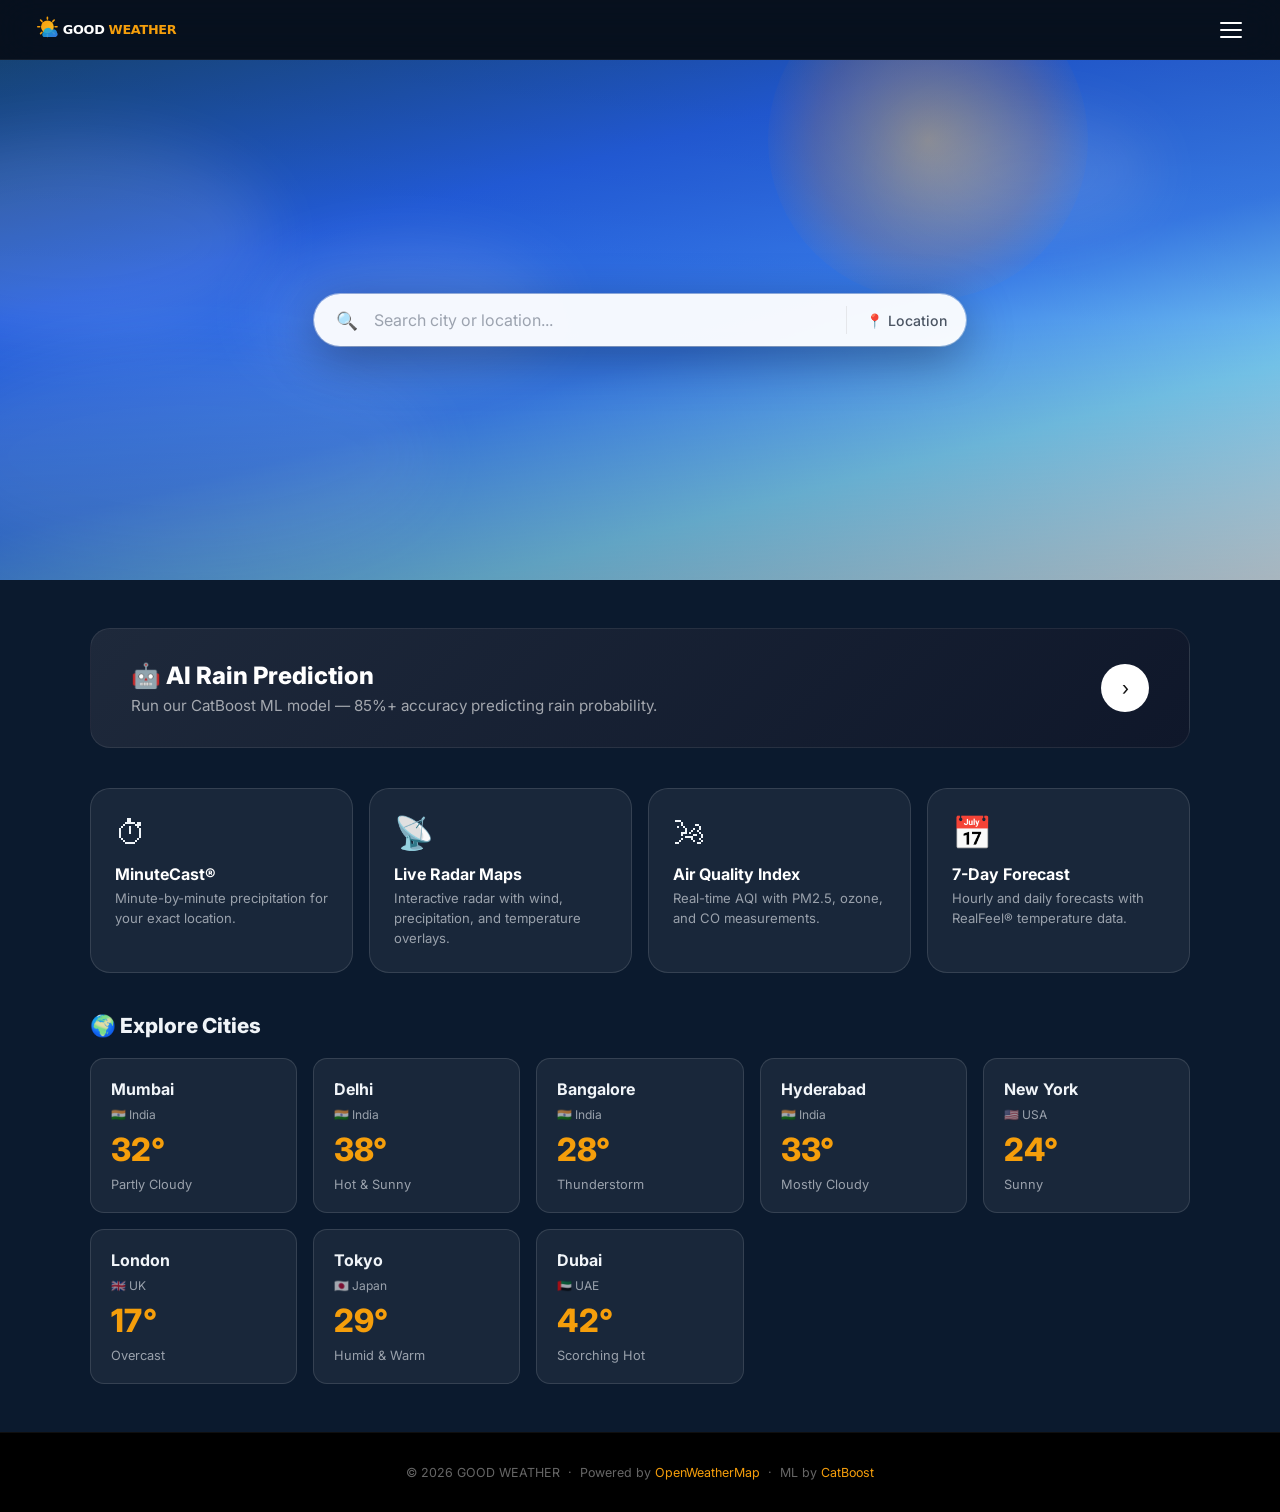
<file: templates/index.html>
<!DOCTYPE html>
<html lang="en">
<head>
  <meta charset="UTF-8" />
  <meta name="viewport" content="width=device-width, initial-scale=1.0" />
  <title>GOOD WEATHER — Live Weather Forecasts &amp; AI Rain Prediction</title>
  <meta name="description" content="Get accurate local weather forecasts, live radar maps, and AI rain predictions powered by GOOD WEATHER." />
  <link rel="icon" type="image/svg+xml" href="/static/images/favicon.svg" />
  <link rel="stylesheet" href="/static/css/style.css" />
</head>
<body>



  <!-- ── Main Navbar ─────────────────────────────────────────────────────── -->
  <nav class="navbar">
    <a href="/" class="navbar-brand">
      <img src="/static/images/logo.svg" alt="GOOD WEATHER" style="height:32px;" />
    </a>
    <button class="navbar-menu-btn" aria-label="Menu" id="menu-btn">
      <span></span><span></span><span></span>
    </button>
  </nav>

  <!-- ── Hero ───────────────────────────────────────────────────────────── -->
  <section class="hero" id="hero">
    <div class="hero-sky" id="hero-sky"></div>
    <div class="hero-clouds">
      <div class="cloud cloud-1"></div>
      <div class="cloud cloud-2"></div>
      <div class="cloud cloud-3"></div>
      <div class="cloud cloud-4"></div>
    </div>
    <div class="hero-sun"></div>
    <div class="hero-overlay"></div>

    <div class="hero-content">
      <!-- Search Box -->
      <div style="position:relative;">
        <div class="search-box" id="search-box">
          <span class="search-icon">🔍</span>
          <input
            type="text"
            class="search-input"
            id="search-input"
            placeholder="Search city or location..."
            autocomplete="off"
            aria-label="Search city"
          />
          <div class="search-divider"></div>
          <button class="search-location-btn" id="geo-btn" title="Use my location">
            📍 Location
          </button>
        </div>
        <div class="search-dropdown" id="search-dropdown"></div>
      </div>

      <!-- Auto-geolocation loading toast (shown only while waiting for browser permission/response) -->
      <div id="geo-loading-toast" style="
        display: none;
        margin-top: 1.2rem;
        padding: 0.65rem 1.2rem;
        background: rgba(255,255,255,0.12);
        backdrop-filter: blur(10px);
        -webkit-backdrop-filter: blur(10px);
        border: 1px solid rgba(255,255,255,0.2);
        border-radius: 2rem;
        color: #fff;
        font-size: 0.88rem;
        font-weight: 500;
        letter-spacing: 0.01em;
        display: none;
        align-items: center;
        gap: 0.55rem;
        width: fit-content;
        margin-left: auto;
        margin-right: auto;
        animation: fadeInDown 0.3s ease;
      " role="status" aria-live="polite">
        <span style="animation: spin 1.2s linear infinite; display:inline-block;">🌐</span>
        <span>Detecting your location…</span>
      </div>

    </div>
  </section>

  <style>
    @keyframes fadeInDown {
      from { opacity: 0; transform: translateY(-8px); }
      to   { opacity: 1; transform: translateY(0); }
    }
    @keyframes spin {
      to { transform: rotate(360deg); }
    }
  </style>

  <!-- ── Feature Banner ─────────────────────────────────────────────────── -->
  <section class="home-section-dark">
    <div class="container">

      <div class="feature-banner fade-in-up">
        <div class="feature-banner-text">
          <h2>🤖 AI Rain Prediction</h2>
          <p>Run our CatBoost ML model — 85%+ accuracy predicting rain probability.</p>
        </div>
        <a href="/predict-form" class="feature-banner-btn" title="Try ML Predictor">›</a>
      </div>

      <!-- Feature Cards -->
      <div class="features-grid">
        <a href="/intelligence?city=New York" class="feature-card fade-in-up delay-1">
          <div class="feature-card-icon">⏱</div>
          <div class="feature-card-title">MinuteCast®</div>
          <div class="feature-card-desc">Minute-by-minute precipitation for your exact location.</div>
        </a>
        <a href="/intelligence?city=Tokyo" class="feature-card fade-in-up delay-2">
          <div class="feature-card-icon">📡</div>
          <div class="feature-card-title">Live Radar Maps</div>
          <div class="feature-card-desc">Interactive radar with wind, precipitation, and temperature overlays.</div>
        </a>
        <a href="/intelligence?city=Paris" class="feature-card fade-in-up delay-3">
          <div class="feature-card-icon">🌬</div>
          <div class="feature-card-title">Air Quality Index</div>
          <div class="feature-card-desc">Real-time AQI with PM2.5, ozone, and CO measurements.</div>
        </a>
        <a href="/intelligence?city=Sydney" class="feature-card fade-in-up delay-4">
          <div class="feature-card-icon">📅</div>
          <div class="feature-card-title">7-Day Forecast</div>
          <div class="feature-card-desc">Hourly and daily forecasts with RealFeel® temperature data.</div>
        </a>
      </div>

      <!-- Explore Cities -->
      <h2 class="section-heading">🌍 Explore Cities</h2>
      <div class="city-grid" id="city-grid">
        <a href="/intelligence?city=Mumbai" class="city-card">
          <div class="city-card-name">Mumbai</div>
          <div class="city-card-country">🇮🇳 India</div>
          <div class="city-card-temp">32°</div>
          <div class="city-card-desc">Partly Cloudy</div>
        </a>
        <a href="/intelligence?city=Delhi" class="city-card">
          <div class="city-card-name">Delhi</div>
          <div class="city-card-country">🇮🇳 India</div>
          <div class="city-card-temp">38°</div>
          <div class="city-card-desc">Hot & Sunny</div>
        </a>
        <a href="/intelligence?city=Bangalore" class="city-card">
          <div class="city-card-name">Bangalore</div>
          <div class="city-card-country">🇮🇳 India</div>
          <div class="city-card-temp">28°</div>
          <div class="city-card-desc">Thunderstorm</div>
        </a>
        <a href="/intelligence?city=Hyderabad" class="city-card">
          <div class="city-card-name">Hyderabad</div>
          <div class="city-card-country">🇮🇳 India</div>
          <div class="city-card-temp">33°</div>
          <div class="city-card-desc">Mostly Cloudy</div>
        </a>
        <a href="/intelligence?city=New York" class="city-card">
          <div class="city-card-name">New York</div>
          <div class="city-card-country">🇺🇸 USA</div>
          <div class="city-card-temp">24°</div>
          <div class="city-card-desc">Sunny</div>
        </a>
        <a href="/intelligence?city=London" class="city-card">
          <div class="city-card-name">London</div>
          <div class="city-card-country">🇬🇧 UK</div>
          <div class="city-card-temp">17°</div>
          <div class="city-card-desc">Overcast</div>
        </a>
        <a href="/intelligence?city=Tokyo" class="city-card">
          <div class="city-card-name">Tokyo</div>
          <div class="city-card-country">🇯🇵 Japan</div>
          <div class="city-card-temp">29°</div>
          <div class="city-card-desc">Humid & Warm</div>
        </a>
        <a href="/intelligence?city=Dubai" class="city-card">
          <div class="city-card-name">Dubai</div>
          <div class="city-card-country">🇦🇪 UAE</div>
          <div class="city-card-temp">42°</div>
          <div class="city-card-desc">Scorching Hot</div>
        </a>
      </div>
    </div>
  </section>

  <footer class="footer">
    <p>© 2026 GOOD WEATHER &nbsp;·&nbsp; Powered by <a href="https://openweathermap.org" target="_blank">OpenWeatherMap</a> &nbsp;·&nbsp; ML by <a href="/predict-form">CatBoost</a></p>
  </footer>

  <script src="/static/js/app.js"></script>
</body>
</html>
</file>
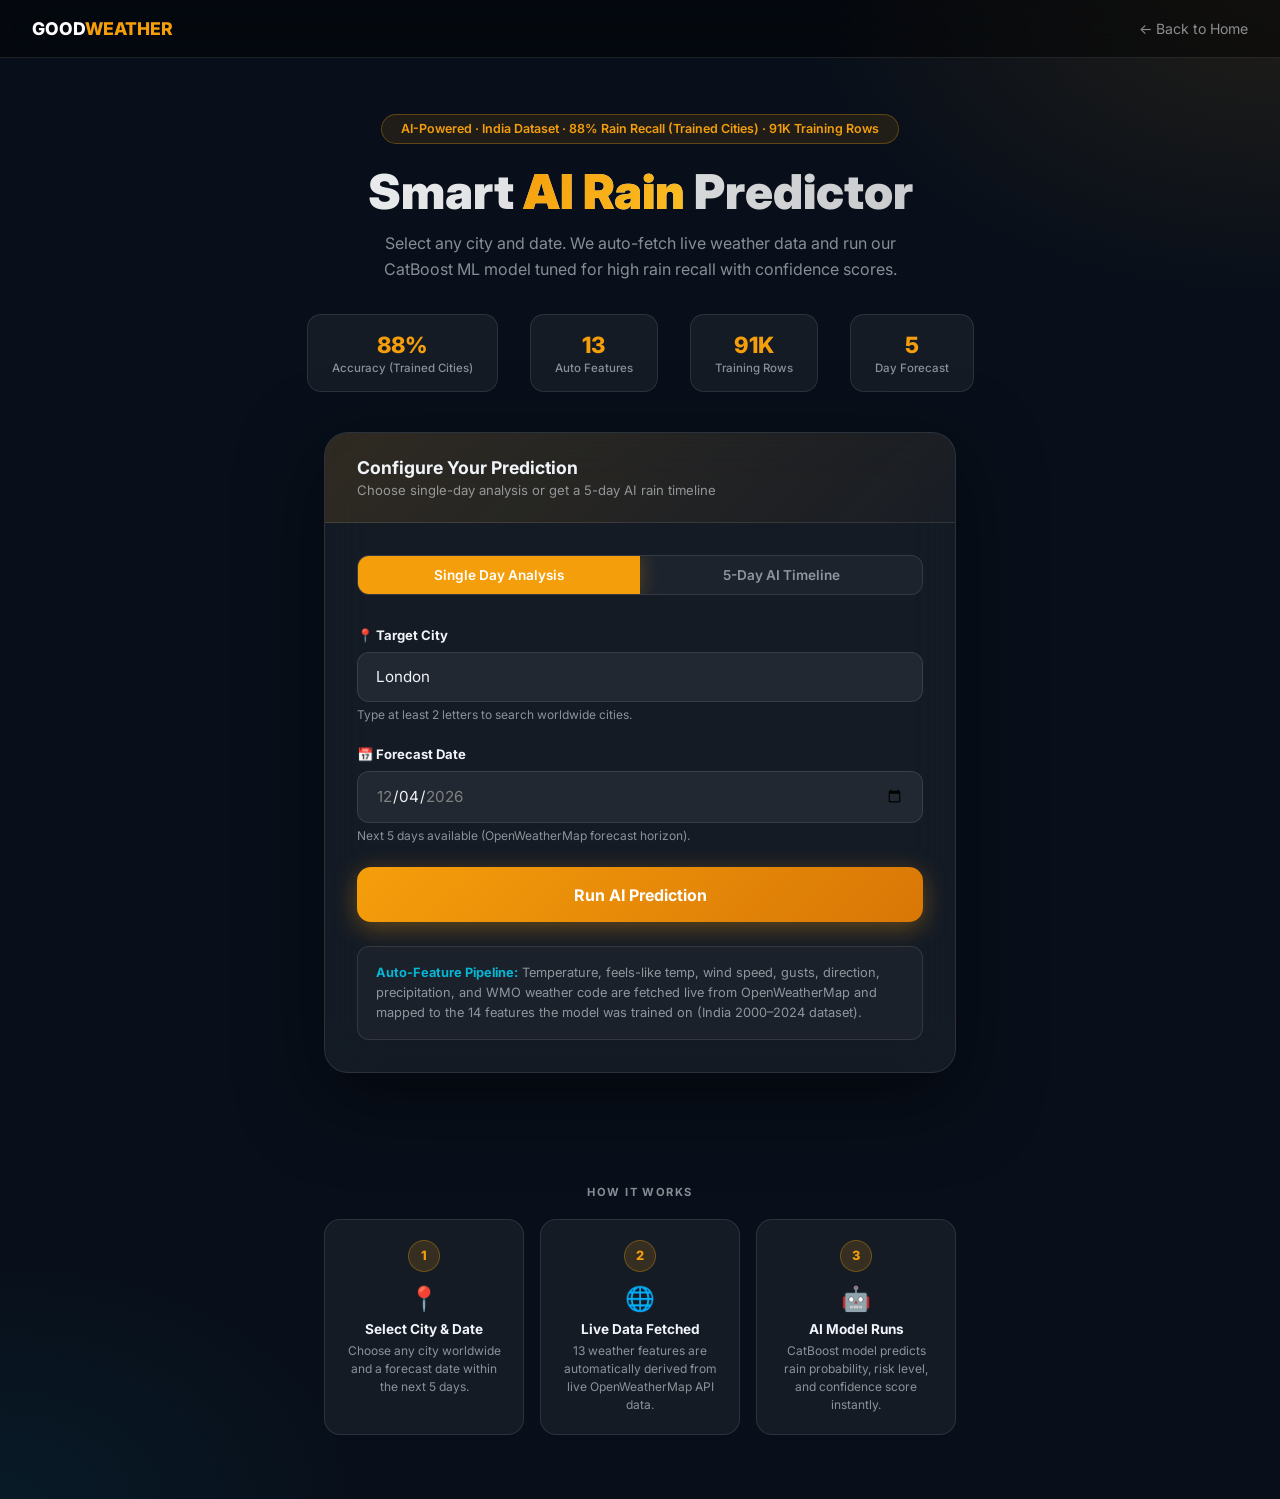
<file: templates/predict_form.html>
<!DOCTYPE html>
<html lang="en">
<head>
  <meta charset="UTF-8" />
  <meta name="viewport" content="width=device-width, initial-scale=1.0" />
  <title>AI Rain Predictor — GOOD WEATHER</title>
  <meta name="description" content="Advanced AI rain prediction powered by CatBoost ML model with 85%+ accuracy. Select any city and date for instant prediction." />
  <link rel="icon" type="image/svg+xml" href="/static/images/favicon.svg" />
  <link href="https://fonts.googleapis.com/css2?family=Inter:wght@300;400;500;600;700;800;900&display=swap" rel="stylesheet" />
  <style>
    *, *::before, *::after { box-sizing: border-box; margin: 0; padding: 0; }
    :root {
      --bg:       #080f1a;
      --surface:  #0f1c2e;
      --card:     rgba(255,255,255,0.05);
      --border:   rgba(255,255,255,0.1);
      --text:     #f0f4f8;
      --muted:    rgba(240,244,248,0.55);
      --orange:   #f59e0b;
      --sky:      #06b6d4;
      --radius:   20px;
      --tr:       0.3s cubic-bezier(0.4,0,0.2,1);
    }
    body {
      font-family: 'Inter', sans-serif;
      color: var(--text);
      background: var(--bg);
      min-height: 100vh;
      background-image:
        radial-gradient(ellipse 800px 500px at 100% 0%, rgba(245,158,11,0.1) 0%, transparent 60%),
        radial-gradient(ellipse 600px 400px at 0% 100%, rgba(6,182,212,0.07) 0%, transparent 60%);
    }

    /* ── NAV ──────────────────────────────────────────────────────────── */
    .nav {
      background: rgba(0,0,0,0.45);
      backdrop-filter: blur(20px);
      border-bottom: 1px solid var(--border);
      padding: 0 2rem;
      height: 58px;
      display: flex; align-items: center; justify-content: space-between;
      position: sticky; top: 0; z-index: 99;
    }
    .nav-brand { font-size: 1.1rem; font-weight: 800; color: #fff; text-decoration: none; }
    .nav-brand span { color: var(--orange); }
    .nav-back { color: var(--muted); text-decoration: none; font-size: 0.88rem; transition: color var(--tr); display: flex; align-items: center; gap: 0.4rem; }
    .nav-back:hover { color: var(--orange); }

    /* ── HERO SECTION ─────────────────────────────────────────────────── */
    .hero {
      text-align: center;
      padding: 3.5rem 1.5rem 0;
      position: relative;
    }
    .hero-badge {
      display: inline-flex; align-items: center; gap: 0.5rem;
      background: rgba(245,158,11,0.1); border: 1px solid rgba(245,158,11,0.3);
      border-radius: 999px; padding: 0.4rem 1.2rem;
      font-size: 0.78rem; color: var(--orange); font-weight: 600;
      margin-bottom: 1.25rem;
      animation: fadeUp 0.5s ease both;
    }
    .hero h1 {
      font-size: clamp(1.9rem, 5vw, 3rem);
      font-weight: 900; line-height: 1.15;
      background: linear-gradient(135deg, #fff 0%, rgba(255,255,255,0.7) 100%);
      -webkit-background-clip: text; -webkit-text-fill-color: transparent; background-clip: text;
      margin-bottom: 0.75rem;
      animation: fadeUp 0.5s 0.1s ease both;
    }
    .hero h1 span {
      background: linear-gradient(135deg, var(--orange), #fbbf24);
      -webkit-background-clip: text; -webkit-text-fill-color: transparent; background-clip: text;
    }
    .hero p {
      font-size: 1rem; color: var(--muted); max-width: 520px; margin: 0 auto;
      line-height: 1.6;
      animation: fadeUp 0.5s 0.2s ease both;
    }

    /* ── STATS ROW ────────────────────────────────────────────────────── */
    .stats-row {
      display: flex; justify-content: center; gap: 2rem; flex-wrap: wrap;
      margin-top: 2rem;
      animation: fadeUp 0.5s 0.3s ease both;
    }
    .stat-pill {
      display: flex; flex-direction: column; align-items: center; gap: 0.15rem;
      background: var(--card); border: 1px solid var(--border);
      border-radius: 14px; padding: 1rem 1.5rem;
      min-width: 110px;
    }
    .stat-pill .val { font-size: 1.4rem; font-weight: 800; color: var(--orange); }
    .stat-pill .lbl { font-size: 0.72rem; color: var(--muted); font-weight: 500; }

    /* ── MAIN FORM CARD ───────────────────────────────────────────────── */
    .form-wrap {
      max-width: 680px; margin: 2.5rem auto 0;
      padding: 0 1.5rem 5rem;
    }
    .form-card {
      background: var(--card);
      backdrop-filter: blur(24px);
      border: 1px solid var(--border);
      border-radius: 24px;
      overflow: hidden;
      box-shadow: 0 24px 80px rgba(0,0,0,0.5);
      animation: fadeUp 0.6s 0.2s ease both;
    }
    .form-card-header {
      background: linear-gradient(135deg, rgba(245,158,11,0.12) 0%, rgba(245,158,11,0.02) 100%);
      border-bottom: 1px solid var(--border);
      padding: 1.5rem 2rem;
    }
    .form-card-header h2 { font-size: 1.1rem; font-weight: 700; margin-bottom: 0.25rem; }
    .form-card-header p { font-size: 0.82rem; color: var(--muted); }
    .form-card-body { padding: 2rem; }

    /* ── MODE TOGGLE ──────────────────────────────────────────────────── */
    .mode-toggle {
      display: flex; background: rgba(255,255,255,0.04);
      border: 1px solid var(--border); border-radius: 12px;
      overflow: hidden; margin-bottom: 2rem;
    }
    .mode-btn {
      flex: 1; padding: 0.7rem 1rem;
      background: transparent; border: none; color: var(--muted);
      font-family: inherit; font-size: 0.85rem; font-weight: 600;
      cursor: pointer; transition: all var(--tr); text-align: center;
    }
    .mode-btn.active {
      background: var(--orange); color: #fff;
      box-shadow: 0 0 20px rgba(245,158,11,0.3);
    }

    /* ── FORM FIELDS ──────────────────────────────────────────────────── */
    .field-group { margin-bottom: 1.5rem; }
    .field-label {
      display: block; font-size: 0.82rem; font-weight: 700;
      color: var(--text); margin-bottom: 0.55rem;
      display: flex; align-items: center; gap: 0.4rem;
    }
    .field-hint { font-size: 0.75rem; color: var(--muted); margin-top: 0.35rem; }

    .input-wrap { position: relative; }
    .field-input {
      width: 100%;
      background: rgba(255,255,255,0.06);
      border: 1px solid var(--border);
      border-radius: 12px;
      color: var(--text);
      font-family: inherit; font-size: 0.95rem;
      padding: 0.9rem 1.1rem;
      outline: none;
      transition: border-color var(--tr), box-shadow var(--tr), background var(--tr);
    }
    .field-input:focus {
      border-color: var(--orange);
      box-shadow: 0 0 0 3px rgba(245,158,11,0.15);
      background: rgba(255,255,255,0.08);
    }
    .field-input::placeholder { color: rgba(240,244,248,0.3); }

    /* Search dropdown */
    .search-dropdown {
      position: absolute; top: calc(100% + 6px); left: 0; right: 0;
      background: #1a2840; border: 1px solid rgba(255,255,255,0.12);
      border-radius: 14px;
      box-shadow: 0 20px 60px rgba(0,0,0,0.6);
      overflow: hidden; z-index: 200; display: none;
    }
    .search-dropdown.open { display: block; animation: dropIn 0.2s ease; }
    @keyframes dropIn { from { opacity:0; transform:translateY(-8px); } to { opacity:1; transform:translateY(0); } }
    .search-item {
      display: flex; align-items: center; gap: 0.75rem;
      padding: 0.85rem 1.1rem; cursor: pointer;
      border-bottom: 1px solid rgba(255,255,255,0.05);
      transition: background var(--tr);
    }
    .search-item:last-child { border-bottom: none; }
    .search-item:hover { background: rgba(245,158,11,0.1); }
    .search-item .s-icon { color: var(--orange); font-size: 0.95rem; }
    .search-item .s-name { font-size: 0.9rem; font-weight: 600; color: var(--text); }
    .search-item .s-country { font-size: 0.75rem; color: var(--muted); margin-left: auto; }

    /* ── LIVE PREVIEW CARD ────────────────────────────────────────────── */
    #live-preview {
      background: rgba(6,182,212,0.06);
      border: 1px solid rgba(6,182,212,0.2);
      border-radius: 14px; padding: 1rem 1.25rem;
      margin-bottom: 1.5rem;
      display: none;
      animation: fadeIn 0.3s ease;
    }
    .preview-row { display: flex; align-items: center; justify-content: space-between; flex-wrap: wrap; gap: 0.5rem; }
    .preview-city { font-weight: 700; font-size: 0.95rem; }
    .preview-coords { font-size: 0.75rem; color: var(--muted); }
    .preview-badge {
      background: rgba(6,182,212,0.15); border: 1px solid rgba(6,182,212,0.3);
      border-radius: 999px; padding: 0.25rem 0.8rem;
      font-size: 0.72rem; color: var(--sky); font-weight: 600;
    }

    /* ── LOADING STATE ────────────────────────────────────────────────── */
    .btn-submit {
      width: 100%; padding: 1.1rem;
      background: linear-gradient(135deg, var(--orange) 0%, #d97706 100%);
      color: #fff; border: none; border-radius: 14px;
      font-family: inherit; font-size: 1rem; font-weight: 700;
      cursor: pointer; display: flex; align-items: center; justify-content: center; gap: 0.6rem;
      transition: all var(--tr);
      box-shadow: 0 6px 24px rgba(245,158,11,0.35);
    }
    .btn-submit:hover { transform: translateY(-2px); box-shadow: 0 10px 32px rgba(245,158,11,0.5); }
    .btn-submit:active { transform: translateY(0); }
    .btn-submit.loading {
      background: linear-gradient(135deg, #92400e, #78350f);
      cursor: not-allowed; pointer-events: none;
    }
    .spinner {
      width: 20px; height: 20px;
      border: 2px solid rgba(255,255,255,0.3);
      border-top-color: #fff;
      border-radius: 50%;
      display: none;
      animation: spin 0.7s linear infinite;
    }
    @keyframes spin { to { transform: rotate(360deg); } }

    /* ── INFO STRIP ───────────────────────────────────────────────────── */
    .info-strip {
      background: rgba(255,255,255,0.03);
      border: 1px solid var(--border);
      border-radius: 12px; padding: 1rem 1.1rem;
      margin-top: 1.5rem;
      font-size: 0.8rem; color: var(--muted); line-height: 1.55;
    }
    .info-strip strong { color: var(--sky); }

    /* ── HOW IT WORKS ─────────────────────────────────────────────────── */
    .how-it-works {
      max-width: 680px; margin: 0 auto;
      padding: 0 1.5rem;
    }
    .how-title {
      text-align: center;
      font-size: 0.7rem; font-weight: 700; letter-spacing: 0.13em;
      text-transform: uppercase; color: var(--muted);
      margin-bottom: 1.25rem;
    }
    .steps { display: grid; grid-template-columns: repeat(3, 1fr); gap: 1rem; }
    .step {
      background: var(--card); border: 1px solid var(--border);
      border-radius: 16px; padding: 1.25rem;
      text-align: center;
    }
    .step-num {
      width: 32px; height: 32px; border-radius: 50%;
      background: rgba(245,158,11,0.15); border: 1px solid rgba(245,158,11,0.3);
      display: flex; align-items: center; justify-content: center;
      font-size: 0.8rem; font-weight: 800; color: var(--orange);
      margin: 0 auto 0.75rem;
    }
    .step-icon { font-size: 1.5rem; margin-bottom: 0.5rem; }
    .step-title { font-size: 0.85rem; font-weight: 700; margin-bottom: 0.3rem; }
    .step-desc { font-size: 0.75rem; color: var(--muted); line-height: 1.5; }

    /* ── ANIMATIONS ───────────────────────────────────────────────────── */
    @keyframes fadeUp {
      from { opacity:0; transform:translateY(16px); }
      to   { opacity:1; transform:translateY(0); }
    }
    @keyframes fadeIn { from { opacity:0; } to { opacity:1; } }

    /* ── RESPONSIVE ───────────────────────────────────────────────────── */
    @media (max-width: 500px) {
      .form-card-body { padding: 1.5rem; }
      .stats-row { gap: 0.75rem; }
      .steps { grid-template-columns: 1fr; }
    }
  </style>
</head>
<body>

  <!-- ── NAV ───────────────────────────────────────────────────────────── -->
  <nav class="nav">
    <a href="/" class="nav-brand">GOOD<span>WEATHER</span></a>
    <a href="/" class="nav-back">← Back to Home</a>
  </nav>

  <!-- ── HERO ──────────────────────────────────────────────────────────── -->
  <div class="hero">
    <div class="hero-badge">AI-Powered · India Dataset · 88% Rain Recall (Trained Cities) · 91K Training Rows</div>
    <h1>Smart <span>AI Rain</span> Predictor</h1>
    <p>Select any city and date. We auto-fetch live weather data and run our CatBoost ML model tuned for high rain recall with confidence scores.</p>

    <div class="stats-row">
      <div class="stat-pill"><span class="val">88%</span><span class="lbl">Accuracy (Trained Cities)</span></div>
      <div class="stat-pill"><span class="val">13</span><span class="lbl">Auto Features</span></div>
      <div class="stat-pill"><span class="val">91K</span><span class="lbl">Training Rows</span></div>
      <div class="stat-pill"><span class="val">5</span><span class="lbl">Day Forecast</span></div>
    </div>
  </div>

  <!-- ── FORM ───────────────────────────────────────────────────────────── -->
  <div class="form-wrap">
    <div class="form-card">
      <div class="form-card-header">
        <h2>Configure Your Prediction</h2>
        <p>Choose single-day analysis or get a 5-day AI rain timeline</p>
      </div>
      <div class="form-card-body">

        <!-- Mode Toggle -->
        <div class="mode-toggle" id="mode-toggle">
          <button class="mode-btn active" id="mode-single" type="button" onclick="setMode('single')">
            Single Day Analysis
          </button>
          <button class="mode-btn" id="mode-multi" type="button" onclick="setMode('multi')">
            5-Day AI Timeline
          </button>
        </div>

        <!-- Single Day Form -->
        <form id="form-single" action="/predict" method="POST" onsubmit="handleSubmit(this)">
          <input type="hidden" id="city-hidden-s" name="city" value="London" />
          <input type="hidden" id="lat-hidden-s" name="lat" value="" />
          <input type="hidden" id="lon-hidden-s" name="lon" value="" />

          <!-- City Search -->
          <div class="field-group">
            <label class="field-label" for="city-search-s">📍 Target City</label>
            <div class="input-wrap">
              <input type="text" class="field-input" id="city-search-s"
                placeholder="Search city... (e.g. London, Hyderabad, Tokyo)"
                autocomplete="off" value="London" />
              <div class="search-dropdown" id="dropdown-s"></div>
            </div>
            <div class="field-hint">Type at least 2 letters to search worldwide cities.</div>
          </div>

          <!-- Live Preview -->
          <div id="live-preview">
            <div class="preview-row">
              <div>
                <div class="preview-city" id="preview-city-text">London, GB</div>
                <div class="preview-coords" id="preview-coords-text">51.51° N, -0.13° E</div>
              </div>
              <div class="preview-badge">Location Selected</div>
            </div>
          </div>

          <!-- Date -->
          <div class="field-group" id="date-field-single">
            <label class="field-label" for="date-s">📅 Forecast Date</label>
            <input type="date" class="field-input" id="date-s" name="date" required />
            <div class="field-hint">Next 5 days available (OpenWeatherMap forecast horizon).</div>
          </div>

          <button type="submit" class="btn-submit" id="btn-s">
            <div class="spinner" id="spinner-s"></div>
            <span id="btn-s-text">Run AI Prediction</span>
          </button>
        </form>

        <!-- Multi Day Form -->
        <form id="form-multi" action="/predict-multi" method="POST" style="display:none;" onsubmit="handleSubmit(this)">
          <input type="hidden" id="city-hidden-m" name="city" value="London" />
          <input type="hidden" id="lat-hidden-m" name="lat" value="" />
          <input type="hidden" id="lon-hidden-m" name="lon" value="" />

          <div class="field-group">
            <label class="field-label" for="city-search-m">📍 Target City</label>
            <div class="input-wrap">
              <input type="text" class="field-input" id="city-search-m"
                placeholder="Search city..."
                autocomplete="off" value="London" />
              <div class="search-dropdown" id="dropdown-m"></div>
            </div>
            <div class="field-hint">Will predict rain probability for all 5 days at once.</div>
          </div>

          <div id="live-preview-m" style="display:none;" class="info-strip">
            <strong id="preview-city-m">London, GB</strong> — 5-day prediction timeline will be generated.
          </div>

          <button type="submit" class="btn-submit" id="btn-m">
            <div class="spinner" id="spinner-m"></div>
            <span id="btn-m-text">Generate 5-Day AI Timeline</span>
          </button>
        </form>

        <!-- Info strip -->
        <div class="info-strip">
          <strong>Auto-Feature Pipeline:</strong>
          Temperature, feels-like temp, wind speed, gusts, direction, precipitation,
          and WMO weather code are fetched live from OpenWeatherMap and mapped to
          the 14 features the model was trained on (India 2000–2024 dataset).
        </div>

      </div>
    </div>
  </div>

  <!-- ── HOW IT WORKS ───────────────────────────────────────────────────── -->
  <div class="how-it-works" style="margin-top:2rem; padding-bottom:4rem;">
    <div class="how-title">How It Works</div>
    <div class="steps">
      <div class="step">
        <div class="step-num">1</div>
        <div class="step-icon">📍</div>
        <div class="step-title">Select City & Date</div>
        <div class="step-desc">Choose any city worldwide and a forecast date within the next 5 days.</div>
      </div>
      <div class="step">
        <div class="step-num">2</div>
        <div class="step-icon">🌐</div>
        <div class="step-title">Live Data Fetched</div>
        <div class="step-desc">13 weather features are automatically derived from live OpenWeatherMap API data.</div>
      </div>
      <div class="step">
        <div class="step-num">3</div>
        <div class="step-icon">🤖</div>
        <div class="step-title">AI Model Runs</div>
        <div class="step-desc">CatBoost model predicts rain probability, risk level, and confidence score instantly.</div>
      </div>
    </div>
  </div>

  <script>
    const MODES = { single: null, multi: null };

    function setMode(mode) {
      document.getElementById('form-single').style.display = mode === 'single' ? 'block' : 'none';
      document.getElementById('form-multi').style.display  = mode === 'multi'  ? 'block' : 'none';
      document.getElementById('mode-single').classList.toggle('active', mode === 'single');
      document.getElementById('mode-multi').classList.toggle('active', mode === 'multi');
    }

    function handleSubmit(form) {
      const suffix = form.id === 'form-single' ? 's' : 'm';
      const btn    = document.getElementById('btn-' + suffix);
      const spinner= document.getElementById('spinner-' + suffix);
      const btnTxt = document.getElementById('btn-' + suffix + '-text');
      btn.classList.add('loading');
      spinner.style.display = 'block';
      btnTxt.textContent = 'Predicting...';
    }

    // ── Autocomplete helper ──────────────────────────────────────────────
    let searchTimer = null;

    function initSearch(inputId, dropdownId, hiddenCity, hiddenLat, hiddenLon, previewId, previewCityId, previewCoordsId) {
      const input    = document.getElementById(inputId);
      const dropdown = document.getElementById(dropdownId);
      const preview  = previewId ? document.getElementById(previewId) : null;

      input.addEventListener('input', () => {
        document.getElementById(hiddenCity).value = input.value;
        document.getElementById(hiddenLat).value  = '';
        document.getElementById(hiddenLon).value  = '';
        if (preview) preview.style.display = 'none';
        clearTimeout(searchTimer);
        if (input.value.length < 2) { dropdown.classList.remove('open'); return; }
        searchTimer = setTimeout(() => fetchSuggestions(input.value, dropdown, hiddenCity, hiddenLat, hiddenLon, preview, previewCityId, previewCoordsId), 280);
      });

      document.addEventListener('click', e => {
        if (!input.contains(e.target) && !dropdown.contains(e.target)) dropdown.classList.remove('open');
      });
    }

    function fetchSuggestions(q, dropdown, hiddenCity, hiddenLat, hiddenLon, preview, previewCityId, previewCoordsId) {
      fetch('/api/search?q=' + encodeURIComponent(q))
        .then(r => r.json())
        .then(data => {
          if (!data.length) { dropdown.classList.remove('open'); return; }
          dropdown.innerHTML = data.map(item => `
            <div class="search-item" onclick="selectCity('${item.name}','${item.country}',${item.lat},${item.lon},'${hiddenCity}','${hiddenLat}','${hiddenLon}','${dropdown.id}',${previewCityId ? `'${previewCityId}'` : null},${previewCoordsId ? `'${previewCoordsId}'` : null},'${item.state || ''}')">
              <span class="s-icon">📍</span>
              <span class="s-name">${item.name}${item.state ? ', ' + item.state : ''}</span>
              <span class="s-country">${item.country}</span>
            </div>
          `).join('');
          dropdown.classList.add('open');
        });
    }

    function selectCity(name, country, lat, lon, hiddenCity, hiddenLat, hiddenLon, dropdownId, previewCityId, previewCoordsId, state) {
      const suffix = dropdownId.includes('-s') ? 's' : 'm';
      const input  = document.getElementById('city-search-' + suffix);
      input.value  = name + (state ? ', ' + state : '') + ', ' + country;
      document.getElementById(hiddenCity).value = name;
      document.getElementById(hiddenLat).value  = lat;
      document.getElementById(hiddenLon).value  = lon;
      document.getElementById(dropdownId).classList.remove('open');

      if (suffix === 's') {
        const preview = document.getElementById('live-preview');
        document.getElementById('preview-city-text').textContent = name + ', ' + country;
        document.getElementById('preview-coords-text').textContent =
          Math.abs(lat).toFixed(2) + '° ' + (lat >= 0 ? 'N' : 'S') + ', ' +
          Math.abs(lon).toFixed(2) + '° ' + (lon >= 0 ? 'E' : 'W');
        preview.style.display = 'block';
      } else {
        const pm = document.getElementById('live-preview-m');
        document.getElementById('preview-city-m').textContent = name + ', ' + country;
        pm.style.display = 'block';
      }
    }

    // ── Date Picker ───────────────────────────────────────────────────────
    const today = new Date();
    const maxDate = new Date(today);
    maxDate.setDate(maxDate.getDate() + 4);
    const toStr = d => d.toISOString().split('T')[0];

    const ds = document.getElementById('date-s');
    if (ds) { ds.min = toStr(today); ds.max = toStr(maxDate); ds.value = toStr(today); }

    // ── Init autocomplete for both forms ──────────────────────────────────
    initSearch('city-search-s', 'dropdown-s', 'city-hidden-s', 'lat-hidden-s', 'lon-hidden-s', 'live-preview', 'preview-city-text', 'preview-coords-text');
    initSearch('city-search-m', 'dropdown-m', 'city-hidden-m', 'lat-hidden-m', 'lon-hidden-m', 'live-preview-m', 'preview-city-m', null);

    // ── Check for multi param in URL ──────────────────────────────────────
    if (new URLSearchParams(location.search).get('multi') === '1') setMode('multi');
  </script>
</body>
</html>
</file>
<file: static/css/style.css>
/* ═══════════════════════════════════════════════════════════════════════════
   GOOD WEATHER — Global Design System
   ═══════════════════════════════════════════════════════════════════════════ */

@import url('https://fonts.googleapis.com/css2?family=Inter:wght@300;400;500;600;700;800;900&display=swap');

*, *::before, *::after { box-sizing: border-box; margin: 0; padding: 0; }

/* ── Design Tokens ──────────────────────────────────────────────────────── */
:root {
  --orange:      #f59e0b;
  --orange-dark: #d97706;
  --orange-glow: rgba(245, 158, 11, 0.25);
  --brand-sky:   #06b6d4;
  --navy:        #0b1a2e;
  --navy-light:  #122040;
  --card-bg:     rgba(255,255,255,0.06);
  --card-border: rgba(255,255,255,0.12);
  --glass-bg:    rgba(255,255,255,0.08);
  --glass-blur:  blur(16px);
  --text:        #f0f4f8;
  --text-muted:  rgba(240,244,248,0.6);
  --text-dim:    rgba(240,244,248,0.4);
  --radius-sm:   8px;
  --radius-md:   14px;
  --radius-lg:   20px;
  --radius-xl:   28px;
  --shadow-card: 0 8px 32px rgba(0,0,0,0.4);
  --shadow-glow: 0 0 40px var(--orange-glow);
  --transition:  0.3s cubic-bezier(0.4,0,0.2,1);
}

/* ── Base ───────────────────────────────────────────────────────────────── */
html { scroll-behavior: smooth; }

body {
  font-family: 'Inter', sans-serif;
  color: var(--text);
  background: var(--navy);
  min-height: 100vh;
  overflow-x: hidden;
}

/* ── Scrollbar ──────────────────────────────────────────────────────────── */
::-webkit-scrollbar { width: 6px; height: 6px; }
::-webkit-scrollbar-track { background: transparent; }
::-webkit-scrollbar-thumb { background: rgba(255,255,255,0.2); border-radius: 999px; }
::-webkit-scrollbar-thumb:hover { background: var(--orange); }

/* ═══════════════════════════════════════════════════════════════════════════
   TOP NAV BAR
   ═══════════════════════════════════════════════════════════════════════════ */
.topbar {
  background: #000;
  padding: 0 2rem;
  height: 44px;
  display: flex;
  align-items: center;
  gap: 1.5rem;
  font-size: 0.78rem;
  font-weight: 500;
  letter-spacing: 0.02em;
  position: relative;
  z-index: 100;
}
.topbar-brand {
  display: flex;
  align-items: center;
  gap: 0.5rem;
  text-decoration: none;
  margin-right: 1rem;
}
.topbar-logo-icon {
  width: 24px;
  height: 24px;
  background: var(--orange);
  border-radius: 50%;
  display: flex;
  align-items: center;
  justify-content: center;
  font-size: 0.75rem;
}
.topbar-logo-text {
  font-size: 1.1rem;
  font-weight: 800;
  color: #fff;
  letter-spacing: -0.02em;
}
.topbar-logo-text span { color: var(--orange); }
.topbar-item {
  color: rgba(255,255,255,0.7);
  text-decoration: none;
  transition: color var(--transition);
  cursor: pointer;
  white-space: nowrap;
}
.topbar-item:hover { color: #fff; }
.topbar-item.active {
  color: #fff;
  font-weight: 700;
  border-bottom: 2px solid var(--orange);
  padding-bottom: 1px;
}
.topbar-sep { color: rgba(255,255,255,0.25); }

/* ═══════════════════════════════════════════════════════════════════════════
   MAIN NAVBAR
   ═══════════════════════════════════════════════════════════════════════════ */
.navbar {
  background: rgba(0,0,0,0.35);
  backdrop-filter: blur(20px);
  -webkit-backdrop-filter: blur(20px);
  border-bottom: 1px solid rgba(255,255,255,0.06);
  padding: 0 2rem;
  height: 60px;
  display: flex;
  align-items: center;
  justify-content: space-between;
  position: sticky;
  top: 0;
  z-index: 99;
}
.navbar-brand {
  display: flex;
  align-items: center;
  gap: 0.6rem;
  text-decoration: none;
}
.navbar-logo-icon {
  width: 32px;
  height: 32px;
  background: var(--orange);
  border-radius: 50%;
  display: flex;
  align-items: center;
  justify-content: center;
  font-size: 1rem;
  box-shadow: 0 0 16px var(--orange-glow);
  animation: logoPulse 3s ease-in-out infinite;
}
@keyframes logoPulse {
  0%,100% { box-shadow: 0 0 16px var(--orange-glow); }
  50% { box-shadow: 0 0 28px rgba(244,121,33,0.5); }
}
.navbar-logo-text {
  font-size: 1.25rem;
  font-weight: 800;
  color: #fff;
  letter-spacing: -0.02em;
}
.navbar-logo-text span { color: var(--orange); }

.navbar-menu-btn {
  background: transparent;
  border: none;
  color: #fff;
  cursor: pointer;
  padding: 0.4rem;
  display: flex;
  flex-direction: column;
  gap: 5px;
}
.navbar-menu-btn span {
  display: block;
  width: 22px;
  height: 2px;
  background: #fff;
  border-radius: 2px;
  transition: var(--transition);
}

/* ═══════════════════════════════════════════════════════════════════════════
   HERO — LANDING PAGE
   ═══════════════════════════════════════════════════════════════════════════ */
.hero {
  position: relative;
  min-height: 520px;
  display: flex;
  align-items: center;
  justify-content: center;
  overflow: hidden;
}

/* Animated sky background */
.hero-sky {
  position: absolute;
  inset: 0;
  background: linear-gradient(
    165deg,
    #1a0a00 0%,
    #8b3a00 20%,
    #d4631a 40%,
    #f0944a 55%,
    #f6c27a 65%,
    #f0d890 72%,
    #a8c5e8 82%,
    #5588cc 92%,
    #2a4a7a 100%
  );
  background-size: 200% 200%;
  animation: skyShift 12s ease-in-out infinite alternate;
}
@keyframes skyShift {
  0%   { background-position: 0% 0%; }
  50%  { background-position: 100% 30%; }
  100% { background-position: 60% 100%; }
}

/* Floating cloud layers */
.hero-clouds {
  position: absolute;
  inset: 0;
  pointer-events: none;
  overflow: hidden;
}
.cloud {
  position: absolute;
  border-radius: 50%;
  background: rgba(255,255,255,0.12);
  filter: blur(30px);
  animation: cloudFloat linear infinite;
}
.cloud-1 { width: 400px; height: 200px; top: 15%; left: -10%; animation-duration: 45s; }
.cloud-2 { width: 300px; height: 140px; top: 35%; left: 20%; animation-duration: 60s; animation-delay: -20s; }
.cloud-3 { width: 500px; height: 220px; top: 55%; left: -5%; animation-duration: 55s; animation-delay: -10s; opacity:0.6; }
.cloud-4 { width: 250px; height: 120px; top: 10%; right: 10%; animation-duration: 50s; animation-delay: -30s; }
@keyframes cloudFloat {
  from { transform: translateX(-100px); }
  to   { transform: translateX(calc(100vw + 200px)); }
}

/* Sun glow */
.hero-sun {
  position: absolute;
  top: -80px;
  right: 15%;
  width: 320px;
  height: 320px;
  background: radial-gradient(circle, rgba(255,200,100,0.5) 0%, rgba(255,150,50,0.2) 50%, transparent 75%);
  border-radius: 50%;
  animation: sunGlow 6s ease-in-out infinite alternate;
}
@keyframes sunGlow {
  from { transform: scale(1); opacity: 0.7; }
  to   { transform: scale(1.15); opacity: 1; }
}

/* Dark overlay for text readability */
.hero-overlay {
  position: absolute;
  inset: 0;
  background: linear-gradient(to bottom, rgba(0,0,0,0.15) 0%, rgba(0,0,0,0.05) 50%, rgba(0,0,0,0.25) 100%);
}

/* Hero content */
.hero-content {
  position: relative;
  z-index: 10;
  text-align: center;
  width: 100%;
  max-width: 700px;
  padding: 2rem 1.5rem;
}

/* ── Search Box ─────────────────────────────────────────────────────────── */
.search-box {
  background: rgba(255,255,255,0.95);
  border-radius: var(--radius-xl);
  display: flex;
  align-items: center;
  overflow: hidden;
  box-shadow: 0 12px 48px rgba(0,0,0,0.35), 0 0 0 1px rgba(255,255,255,0.5);
  transition: box-shadow var(--transition), transform var(--transition);
  position: relative;
}
.search-box:focus-within {
  box-shadow: 0 16px 56px rgba(0,0,0,0.45), 0 0 0 2px var(--orange);
  transform: translateY(-2px);
}
.search-icon {
  padding: 0 1rem 0 1.4rem;
  color: #9ca3af;
  font-size: 1.1rem;
  flex-shrink: 0;
}
.search-input {
  flex: 1;
  border: none;
  background: transparent;
  font-family: inherit;
  font-size: 1rem;
  color: #1f2937;
  padding: 1rem 0;
  outline: none;
  min-width: 0;
}
.search-input::placeholder { color: #9ca3af; }
.search-divider { width: 1px; height: 28px; background: #e5e7eb; flex-shrink: 0; }
.search-location-btn {
  display: flex;
  align-items: center;
  gap: 0.4rem;
  padding: 0 1.2rem;
  border: none;
  background: transparent;
  color: #4b5563;
  font-family: inherit;
  font-size: 0.88rem;
  font-weight: 500;
  cursor: pointer;
  transition: color var(--transition);
  white-space: nowrap;
}
.search-location-btn:hover { color: var(--orange); }

/* Search Dropdown */
.search-dropdown {
  position: absolute;
  top: calc(100% + 8px);
  left: 0; right: 0;
  background: #fff;
  border-radius: var(--radius-md);
  box-shadow: 0 20px 60px rgba(0,0,0,0.3);
  overflow: hidden;
  z-index: 200;
  display: none;
  border: 1px solid rgba(0,0,0,0.08);
}
.search-dropdown.open { display: block; animation: dropDown 0.2s ease; }
@keyframes dropDown { from { opacity:0; transform:translateY(-8px); } to { opacity:1; transform:translateY(0); } }
.search-dropdown-item {
  display: flex;
  align-items: center;
  gap: 0.75rem;
  padding: 0.85rem 1.25rem;
  cursor: pointer;
  color: #1f2937;
  transition: background var(--transition);
  border-bottom: 1px solid #f3f4f6;
}
.search-dropdown-item:last-child { border-bottom: none; }
.search-dropdown-item:hover { background: #fff7f0; }
.search-dropdown-item .loc-icon { color: var(--orange); font-size: 1rem; }
.search-dropdown-item .loc-name { font-weight: 600; font-size: 0.95rem; }
.search-dropdown-item .loc-country { font-size: 0.8rem; color: #9ca3af; margin-left: auto; }

/* ── Recent Locations ───────────────────────────────────────────────────── */
.recent-locations {
  margin-top: 1.75rem;
  text-align: left;
}
.recent-label {
  font-size: 0.68rem;
  font-weight: 700;
  letter-spacing: 0.12em;
  text-transform: uppercase;
  color: rgba(255,255,255,0.75);
  margin-bottom: 0.75rem;
  padding-left: 0.25rem;
}
.recent-cards {
  display: flex;
  gap: 0.75rem;
  flex-wrap: wrap;
}
.recent-card {
  background: rgba(255,255,255,0.15);
  backdrop-filter: blur(12px);
  -webkit-backdrop-filter: blur(12px);
  border: 1px solid rgba(255,255,255,0.25);
  border-radius: var(--radius-md);
  padding: 0.85rem 1.1rem;
  min-width: 150px;
  cursor: pointer;
  text-decoration: none;
  color: inherit;
  transition: background var(--transition), transform var(--transition), border-color var(--transition);
  display: block;
}
.recent-card:hover {
  background: rgba(255,255,255,0.22);
  border-color: rgba(255,255,255,0.45);
  transform: translateY(-3px);
}
.recent-city { font-weight: 700; font-size: 1rem; color: #fff; }
.recent-country { font-size: 0.75rem; color: rgba(255,255,255,0.65); margin-bottom: 0.6rem; }
.recent-temp-row { display: flex; align-items: center; gap: 0.5rem; }
.recent-icon { font-size: 1.5rem; }
.recent-temp { font-size: 1.6rem; font-weight: 700; color: #fff; }
.recent-realfeel { font-size: 0.7rem; color: rgba(255,255,255,0.6); margin-top: 0.2rem; }

/* ═══════════════════════════════════════════════════════════════════════════
   HOME PAGE SECTIONS
   ═══════════════════════════════════════════════════════════════════════════ */
.home-section {
  background: #f5f6fa;
  padding: 3rem 2rem;
}
.home-section-dark {
  background: var(--navy);
  padding: 3rem 2rem;
}
.container { max-width: 1100px; margin: 0 auto; }

/* ── Feature Banner ─────────────────────────────────────────────────────── */
.feature-banner {
  background: linear-gradient(135deg, #1e293b 0%, #0f172a 100%);
  border-radius: var(--radius-lg);
  padding: 2rem 2.5rem;
  display: flex;
  align-items: center;
  justify-content: space-between;
  gap: 1rem;
  margin-bottom: 2.5rem;
  border: 1px solid rgba(255,255,255,0.08);
}
.feature-banner-text h2 { font-size: 1.5rem; font-weight: 800; color: #fff; margin-bottom: 0.4rem; }
.feature-banner-text p { color: rgba(255,255,255,0.6); font-size: 0.95rem; }
.feature-banner-btn {
  background: #fff;
  color: #111;
  border: none;
  border-radius: 50%;
  width: 48px;
  height: 48px;
  display: flex;
  align-items: center;
  justify-content: center;
  font-size: 1.2rem;
  cursor: pointer;
  flex-shrink: 0;
  transition: transform var(--transition), background var(--transition);
  text-decoration: none;
}
.feature-banner-btn:hover { transform: scale(1.1); background: var(--orange); color: #fff; }

/* ── Weather Features Grid ──────────────────────────────────────────────── */
.features-grid {
  display: grid;
  grid-template-columns: repeat(auto-fit, minmax(240px, 1fr));
  gap: 1rem;
  margin-bottom: 2.5rem;
}
.feature-card {
  background: var(--card-bg);
  border: 1px solid var(--card-border);
  border-radius: var(--radius-lg);
  padding: 1.5rem;
  cursor: pointer;
  text-decoration: none;
  color: inherit;
  transition: all var(--transition);
  display: block;
}
.feature-card:hover {
  background: rgba(255,255,255,0.1);
  border-color: var(--orange);
  transform: translateY(-4px);
  box-shadow: 0 12px 32px rgba(0,0,0,0.3), var(--shadow-glow);
}
.feature-card-icon { font-size: 2rem; margin-bottom: 0.75rem; }
.feature-card-title { font-weight: 700; font-size: 1rem; color: #fff; margin-bottom: 0.3rem; }
.feature-card-desc { font-size: 0.82rem; color: var(--text-muted); line-height: 1.5; }

/* ── Explore Cities ─────────────────────────────────────────────────────── */
.section-heading {
  font-size: 1.3rem;
  font-weight: 800;
  color: var(--text);
  margin-bottom: 1.25rem;
  display: flex;
  align-items: center;
  gap: 0.5rem;
}
.city-grid {
  display: grid;
  grid-template-columns: repeat(auto-fill, minmax(200px, 1fr));
  gap: 1rem;
}
.city-card {
  background: var(--card-bg);
  border: 1px solid var(--card-border);
  border-radius: var(--radius-md);
  padding: 1.25rem;
  cursor: pointer;
  text-decoration: none;
  color: inherit;
  transition: all var(--transition);
  display: flex;
  flex-direction: column;
  gap: 0.5rem;
}
.city-card:hover {
  background: rgba(255,255,255,0.1);
  border-color: rgba(244,121,33,0.5);
  transform: translateY(-3px);
}
.city-card-name { font-weight: 700; font-size: 1rem; }
.city-card-country { font-size: 0.75rem; color: var(--text-muted); }
.city-card-temp { font-size: 2rem; font-weight: 800; color: var(--orange); }
.city-card-desc { font-size: 0.8rem; color: var(--text-muted); }

/* ═══════════════════════════════════════════════════════════════════════════
   WEATHER DASHBOARD PAGE
   ═══════════════════════════════════════════════════════════════════════════ */
.dashboard {
  background: linear-gradient(160deg, var(--navy) 0%, #0a1628 50%, #071020 100%);
  min-height: 100vh;
}

.dashboard-header {
  background: rgba(0,0,0,0.3);
  backdrop-filter: blur(20px);
  padding: 1.5rem 2rem;
  border-bottom: 1px solid rgba(255,255,255,0.06);
}
.dashboard-header-inner {
  max-width: 1200px;
  margin: 0 auto;
  display: flex;
  align-items: flex-start;
  justify-content: space-between;
  gap: 1rem;
  flex-wrap: wrap;
}
.location-info .city-name { font-size: 2rem; font-weight: 800; }
.location-info .location-detail {
  font-size: 0.85rem;
  color: var(--text-muted);
  margin-top: 0.2rem;
}
.location-info .location-time {
  font-size: 0.8rem;
  color: var(--text-dim);
  margin-top: 0.15rem;
}
.back-link {
  display: inline-flex;
  align-items: center;
  gap: 0.4rem;
  color: var(--text-muted);
  text-decoration: none;
  font-size: 0.85rem;
  transition: color var(--transition);
  padding: 0.5rem;
}
.back-link:hover { color: var(--orange); }

/* ── Dashboard Grid ─────────────────────────────────────────────────────── */
.dashboard-body {
  max-width: 1200px;
  margin: 0 auto;
  padding: 1.5rem 2rem 3rem;
}
.dashboard-grid {
  display: grid;
  grid-template-columns: 380px 1fr;
  gap: 1.25rem;
  align-items: start;
}
.dashboard-left { display: flex; flex-direction: column; gap: 1.25rem; }
.dashboard-right { display: flex; flex-direction: column; gap: 1.25rem; }

/* ── Glass Card ─────────────────────────────────────────────────────────── */
.glass-card {
  background: var(--glass-bg);
  backdrop-filter: var(--glass-blur);
  -webkit-backdrop-filter: var(--glass-blur);
  border: 1px solid var(--card-border);
  border-radius: var(--radius-lg);
  padding: 1.5rem;
  transition: border-color var(--transition);
}
.glass-card:hover { border-color: rgba(244,121,33,0.3); }
.card-label {
  font-size: 0.68rem;
  font-weight: 700;
  letter-spacing: 0.12em;
  text-transform: uppercase;
  color: var(--text-muted);
  margin-bottom: 1rem;
  display: flex;
  align-items: center;
  gap: 0.4rem;
}

/* ── Current Conditions Card ────────────────────────────────────────────── */
.current-card { text-align: center; }
.current-weather-icon { font-size: 5rem; line-height: 1; margin-bottom: 0.5rem; animation: floatIcon 4s ease-in-out infinite; }
@keyframes floatIcon { 0%,100%{transform:translateY(0)} 50%{transform:translateY(-10px)} }
.current-temp {
  font-size: 5.5rem;
  font-weight: 900;
  line-height: 1;
  background: linear-gradient(135deg, #fff 0%, rgba(255,255,255,0.8) 100%);
  -webkit-background-clip: text;
  -webkit-text-fill-color: transparent;
  background-clip: text;
}
.current-unit { font-size: 2rem; font-weight: 400; }
.current-desc { font-size: 1.1rem; font-weight: 600; color: var(--text); margin: 0.5rem 0; }
.current-feels { font-size: 0.9rem; color: var(--text-muted); }
.current-feels strong { color: var(--orange); }
.current-minmax { display: flex; justify-content: center; gap: 1rem; margin-top: 0.75rem; font-size: 0.85rem; }
.temp-high { color: #f87171; font-weight: 600; }
.temp-low  { color: #60a5fa; font-weight: 600; }

/* ── Stats Grid inside card ─────────────────────────────────────────────── */
.stats-grid {
  display: grid;
  grid-template-columns: 1fr 1fr;
  gap: 1rem;
  margin-top: 1.25rem;
  padding-top: 1.25rem;
  border-top: 1px solid var(--card-border);
}
.stat-item { text-align: center; }
.stat-icon { font-size: 1.3rem; margin-bottom: 0.3rem; }
.stat-val { font-size: 1rem; font-weight: 700; color: var(--text); }
.stat-lbl { font-size: 0.72rem; color: var(--text-muted); margin-top: 0.15rem; }

/* ── AQI Card ───────────────────────────────────────────────────────────── */
.aqi-bar-track {
  height: 8px;
  border-radius: 999px;
  background: linear-gradient(to right, #22c55e, #84cc16, #f59e0b, #ef4444, #7c3aed);
  position: relative;
  margin: 1rem 0 0.5rem;
}
.aqi-bar-thumb {
  position: absolute;
  top: 50%;
  transform: translate(-50%, -50%);
  width: 16px;
  height: 16px;
  background: #fff;
  border-radius: 50%;
  box-shadow: 0 2px 8px rgba(0,0,0,0.4);
  transition: left 0.6s cubic-bezier(0.4,0,0.2,1);
}
.aqi-value-row { display: flex; justify-content: space-between; align-items: center; }
.aqi-number { font-size: 2.5rem; font-weight: 900; }
.aqi-text { font-size: 1rem; font-weight: 600; }
.aqi-desc { font-size: 0.8rem; color: var(--text-muted); margin-top: 0.5rem; }

/* ── Hourly Forecast ────────────────────────────────────────────────────── */
.hourly-scroll {
  display: flex;
  gap: 0.75rem;
  overflow-x: auto;
  padding-bottom: 0.5rem;
  scrollbar-width: thin;
}
.hourly-item {
  flex-shrink: 0;
  display: flex;
  flex-direction: column;
  align-items: center;
  gap: 0.4rem;
  padding: 0.85rem 0.6rem;
  border-radius: var(--radius-md);
  background: rgba(255,255,255,0.05);
  border: 1px solid transparent;
  min-width: 68px;
  transition: all var(--transition);
  cursor: pointer;
}
.hourly-item:hover, .hourly-item.active {
  background: rgba(244,121,33,0.15);
  border-color: rgba(244,121,33,0.4);
}
.hourly-time { font-size: 0.72rem; color: var(--text-muted); font-weight: 500; }
.hourly-icon { font-size: 1.6rem; }
.hourly-temp { font-size: 0.95rem; font-weight: 700; }
.hourly-pop  { font-size: 0.68rem; color: #60a5fa; font-weight: 500; }

/* ── Daily Forecast ─────────────────────────────────────────────────────── */
.daily-list { display: flex; flex-direction: column; gap: 0.5rem; }
.daily-item {
  display: grid;
  grid-template-columns: 110px 1fr auto auto;
  align-items: center;
  gap: 1rem;
  padding: 0.75rem 1rem;
  border-radius: var(--radius-sm);
  transition: background var(--transition);
  cursor: pointer;
}
.daily-item:hover { background: rgba(255,255,255,0.05); }
.daily-day { font-weight: 600; font-size: 0.9rem; }
.daily-icon { font-size: 1.4rem; text-align: center; }
.daily-desc { font-size: 0.8rem; color: var(--text-muted); }
.daily-high { font-weight: 700; color: #f87171; }
.daily-low  { font-weight: 500; color: #60a5fa; font-size: 0.88rem; }

/* ── Wind Card ──────────────────────────────────────────────────────────── */
.wind-compass {
  width: 120px;
  height: 120px;
  border-radius: 50%;
  border: 2px solid rgba(255,255,255,0.1);
  display: flex;
  align-items: center;
  justify-content: center;
  position: relative;
  margin: 0 auto 1rem;
  background: radial-gradient(circle at center, rgba(244,121,33,0.08) 0%, transparent 70%);
}
.compass-arrow {
  width: 4px;
  height: 50px;
  background: linear-gradient(to top, transparent, var(--orange));
  border-radius: 2px;
  transform-origin: bottom center;
  position: absolute;
  bottom: 50%;
  left: 50%;
  transform: translateX(-50%);
  transition: transform 1s cubic-bezier(0.4,0,0.2,1);
}
.compass-center {
  width: 12px;
  height: 12px;
  background: var(--orange);
  border-radius: 50%;
  position: absolute;
  z-index: 2;
  box-shadow: 0 0 8px var(--orange-glow);
}
.compass-labels { position: absolute; inset: 0; }
.compass-labels span {
  position: absolute;
  font-size: 0.65rem;
  font-weight: 700;
  color: var(--text-muted);
}
.compass-labels .n { top: 6px; left: 50%; transform: translateX(-50%); }
.compass-labels .s { bottom: 6px; left: 50%; transform: translateX(-50%); }
.compass-labels .e { right: 8px; top: 50%; transform: translateY(-50%); }
.compass-labels .w { left: 8px; top: 50%; transform: translateY(-50%); }

.wind-info-row { display: flex; justify-content: space-around; text-align: center; }
.wind-info-item .val { font-size: 1.5rem; font-weight: 800; color: var(--orange); }
.wind-info-item .lbl { font-size: 0.72rem; color: var(--text-muted); margin-top: 0.2rem; }

/* ── Sun & Moon Card ────────────────────────────────────────────────────── */
.sun-arc {
  position: relative;
  height: 90px;
  margin: 1rem 0;
}
.sun-arc-svg { width: 100%; height: 100%; }
.sun-arc-path { fill: none; stroke: rgba(255,255,255,0.12); stroke-width: 2; stroke-dasharray: 4 4; }
.sun-arc-active { fill: none; stroke: var(--orange); stroke-width: 2; }
.sun-ball {
  position: absolute;
  width: 20px;
  height: 20px;
  background: #fbbf24;
  border-radius: 50%;
  box-shadow: 0 0 16px rgba(251,191,36,0.7);
  top: 50%;
  left: 50%;
  transform: translate(-50%, -50%);
  transition: left 1s ease, top 1s ease;
}
.sun-times { display: flex; justify-content: space-between; font-size: 0.82rem; }
.sun-times .rise { color: #fbbf24; font-weight: 600; }
.sun-times .set  { color: #818cf8; font-weight: 600; }

/* ── Map Section ────────────────────────────────────────────────────────── */
#weather-map {
  height: 350px;
  border-radius: var(--radius-lg);
  overflow: hidden;
  border: 1px solid var(--card-border);
  z-index: 1;
}

/* ── ML Prediction Banner ───────────────────────────────────────────────── */
.ml-banner {
  background: linear-gradient(135deg, rgba(244,121,33,0.15) 0%, rgba(244,121,33,0.05) 100%);
  border: 1px solid rgba(244,121,33,0.35);
  border-radius: var(--radius-lg);
  padding: 1.25rem 1.5rem;
  display: flex;
  align-items: center;
  justify-content: space-between;
  gap: 1rem;
}
.ml-banner-text h3 { font-size: 1rem; font-weight: 700; color: var(--orange); margin-bottom: 0.2rem; }
.ml-banner-text p  { font-size: 0.82rem; color: var(--text-muted); }
.btn-ml {
  background: var(--orange);
  color: #fff;
  border: none;
  border-radius: var(--radius-sm);
  padding: 0.6rem 1.2rem;
  font-family: inherit;
  font-size: 0.85rem;
  font-weight: 600;
  cursor: pointer;
  white-space: nowrap;
  text-decoration: none;
  display: inline-flex;
  align-items: center;
  gap: 0.4rem;
  transition: all var(--transition);
}
.btn-ml:hover { background: var(--orange-dark); transform: translateY(-2px); box-shadow: 0 6px 20px var(--orange-glow); }

/* ── Error page ─────────────────────────────────────────────────────────── */
.error-center {
  min-height: 60vh;
  display: flex;
  flex-direction: column;
  align-items: center;
  justify-content: center;
  text-align: center;
  gap: 1rem;
}
.error-icon { font-size: 4rem; }
.error-title { font-size: 1.5rem; font-weight: 700; }
.error-msg { color: var(--text-muted); }

/* ── Weather icon map ───────────────────────────────────────────────────── */
.wi-sun::before         { content: "☀️"; }
.wi-moon::before        { content: "🌙"; }
.wi-partly-cloudy::before { content: "⛅"; }
.wi-partly-cloudy-night::before { content: "🌤"; }
.wi-cloudy::before      { content: "🌥"; }
.wi-overcast::before    { content: "☁️"; }
.wi-rain::before        { content: "🌧"; }
.wi-rain-sun::before    { content: "🌦"; }
.wi-thunder::before     { content: "⛈"; }
.wi-snow::before        { content: "❄️"; }
.wi-fog::before         { content: "🌫"; }

/* ── Footer ─────────────────────────────────────────────────────────────── */
.footer {
  background: #000;
  padding: 2rem;
  text-align: center;
  font-size: 0.78rem;
  color: rgba(255,255,255,0.4);
  border-top: 1px solid rgba(255,255,255,0.06);
}
.footer a { color: var(--orange); text-decoration: none; }

/* ── Animations ─────────────────────────────────────────────────────────── */
@keyframes fadeInUp {
  from { opacity:0; transform:translateY(20px); }
  to   { opacity:1; transform:translateY(0); }
}
.fade-in-up { animation: fadeInUp 0.6s cubic-bezier(0.4,0,0.2,1) both; }
.delay-1 { animation-delay: 0.1s; }
.delay-2 { animation-delay: 0.2s; }
.delay-3 { animation-delay: 0.3s; }
.delay-4 { animation-delay: 0.4s; }

/* ── Responsive ─────────────────────────────────────────────────────────── */
@media (max-width: 900px) {
  .dashboard-grid { grid-template-columns: 1fr; }
}
@media (max-width: 640px) {
  .topbar { display: none; }
  .hero { min-height: 420px; }
  .dashboard-body { padding: 1rem; }
  .daily-item { grid-template-columns: 80px 1fr auto; }
  .daily-desc { display: none; }
  .feature-banner { flex-direction: column; text-align: center; }
}

/* ═══════════════════════════════════════════════════════════════════════════
   MSN-WEATHER PAGE LAYOUT
   ═══════════════════════════════════════════════════════════════════════════ */

/* Body override for MSN page */
.msn-body {
  background: linear-gradient(160deg, #0b1a2e 0%, #0a1628 60%, #071020 100%);
  min-height: 100vh;
}

/* ── Centred single-column layout ──────────────────────────────────────── */
.msn-layout {
  max-width: 900px;
  margin: 0 auto;
  padding: 1rem 1.5rem 2rem;
  display: flex;
  flex-direction: column;
  gap: 1.25rem;
}

/* ── Breadcrumb ─────────────────────────────────────────────────────────── */
.msn-breadcrumb {
  display: flex;
  align-items: center;
  gap: 0.5rem;
  font-size: 0.82rem;
  color: var(--text-muted);
  padding: 0.25rem 0;
}
.msn-breadcrumb-sep { color: var(--text-dim); }

/* ── Section title ──────────────────────────────────────────────────────── */
.msn-section-title {
  font-size: 0.68rem;
  font-weight: 700;
  letter-spacing: 0.12em;
  text-transform: uppercase;
  color: var(--text-muted);
  margin-bottom: 1rem;
}

/* ════════════════════════════════════════════════════════════════════════════
   HERO CARD
   ════════════════════════════════════════════════════════════════════════════ */
.msn-hero-card {
  background: linear-gradient(135deg,
    rgba(245,158,11,0.12) 0%,
    rgba(11,26,46,0.7) 50%,
    rgba(6,182,212,0.06) 100%);
  backdrop-filter: blur(20px);
  -webkit-backdrop-filter: blur(20px);
  border: 1px solid rgba(255,255,255,0.1);
  border-radius: 24px;
  padding: 2rem 2.5rem;
  display: flex;
  align-items: flex-start;
  justify-content: space-between;
  gap: 2rem;
  box-shadow: 0 12px 48px rgba(0,0,0,0.4), 0 0 60px rgba(245,158,11,0.06);
  position: relative;
  overflow: hidden;
}
/* Subtle gradient orb in background */
.msn-hero-card::before {
  content: '';
  position: absolute;
  top: -60px; right: -60px;
  width: 280px; height: 280px;
  border-radius: 50%;
  background: radial-gradient(circle, rgba(245,158,11,0.12) 0%, transparent 70%);
  pointer-events: none;
}

.msn-hero-left { flex: 1; min-width: 0; }

.msn-city-label {
  font-size: 0.9rem;
  font-weight: 600;
  color: var(--text-muted);
  margin-bottom: 0.15rem;
}
.msn-local-time {
  font-size: 0.78rem;
  color: var(--text-dim);
  margin-bottom: 1.25rem;
}

.msn-hero-center {
  display: flex;
  align-items: center;
  gap: 1.25rem;
}
.msn-hero-icon {
  font-size: 5.5rem;
  line-height: 1;
  animation: floatIcon 4s ease-in-out infinite;
  flex-shrink: 0;
}
@keyframes floatIcon {
  0%,100% { transform: translateY(0); }
  50%      { transform: translateY(-10px); }
}

.msn-big-temp {
  font-size: 6rem;
  font-weight: 900;
  line-height: 1;
  background: linear-gradient(135deg, #fff 0%, rgba(255,255,255,0.8) 100%);
  -webkit-background-clip: text;
  -webkit-text-fill-color: transparent;
  background-clip: text;
  letter-spacing: -0.04em;
}
.msn-unit { font-size: 2.2rem; font-weight: 400; }
.msn-desc {
  font-size: 1.15rem;
  font-weight: 600;
  color: var(--text);
  margin-top: 0.35rem;
}
.msn-feels {
  font-size: 0.88rem;
  color: var(--text-muted);
  margin-top: 0.2rem;
}
.msn-feels strong { color: var(--orange); }

.msn-hilo {
  display: flex;
  align-items: center;
  gap: 0.4rem;
  margin-top: 0.5rem;
  font-size: 1rem;
  font-weight: 700;
}
.hilo-high { color: #f87171; }
.hilo-sep  { color: var(--text-dim); font-weight: 300; }
.hilo-low  { color: #60a5fa; }

/* ── Hero right stats ───────────────────────────────────────────────────── */
.msn-hero-right {
  flex-shrink: 0;
  display: flex;
  flex-direction: column;
  align-items: flex-end;
  gap: 1rem;
  min-width: 200px;
}
.msn-stats-grid {
  display: grid;
  grid-template-columns: 1fr 1fr;
  gap: 0.75rem;
  width: 100%;
}
.msn-stat-pill {
  background: rgba(255,255,255,0.06);
  border: 1px solid rgba(255,255,255,0.1);
  border-radius: 12px;
  padding: 0.75rem 0.9rem;
  display: flex;
  align-items: center;
  gap: 0.6rem;
  transition: background var(--transition), border-color var(--transition);
}
.msn-stat-pill:hover {
  background: rgba(255,255,255,0.1);
  border-color: rgba(245,158,11,0.3);
}
.msn-stat-icon { font-size: 1.3rem; flex-shrink: 0; }
.msn-stat-val  { font-size: 0.95rem; font-weight: 700; color: var(--text); }
.msn-stat-val small { font-size: 0.7rem; font-weight: 400; color: var(--text-muted); }
.msn-stat-lbl  { font-size: 0.7rem; color: var(--text-muted); margin-top: 0.1rem; }
.msn-updated   { font-size: 0.72rem; color: var(--text-dim); text-align: right; }

/* ════════════════════════════════════════════════════════════════════════════
   GENERIC SECTION WRAPPER (glass card)
   ════════════════════════════════════════════════════════════════════════════ */
.msn-section {
  background: var(--glass-bg);
  backdrop-filter: var(--glass-blur);
  -webkit-backdrop-filter: var(--glass-blur);
  border: 1px solid var(--card-border);
  border-radius: 20px;
  padding: 1.5rem;
  transition: border-color var(--transition);
}
.msn-section:hover { border-color: rgba(245,158,11,0.2); }

/* ════════════════════════════════════════════════════════════════════════════
   HOURLY STRIP
   ════════════════════════════════════════════════════════════════════════════ */
.msn-hourly-strip {
  display: flex;
  gap: 0.65rem;
  overflow-x: auto;
  padding-bottom: 0.5rem;
  scrollbar-width: thin;
}
.msn-hourly-card {
  flex-shrink: 0;
  display: flex;
  flex-direction: column;
  align-items: center;
  gap: 0.35rem;
  padding: 0.9rem 0.75rem;
  border-radius: 14px;
  background: rgba(255,255,255,0.05);
  border: 1px solid transparent;
  min-width: 72px;
  cursor: pointer;
  transition: all var(--transition);
}
.msn-hourly-card:hover { background: rgba(245,158,11,0.1); border-color: rgba(245,158,11,0.3); }
.msn-hourly-active {
  background: rgba(245,158,11,0.16) !important;
  border-color: rgba(245,158,11,0.5) !important;
  box-shadow: 0 0 16px rgba(245,158,11,0.2);
}
.msn-h-time { font-size: 0.72rem; color: var(--text-muted); font-weight: 500; }
.msn-h-icon { font-size: 1.7rem; }
.msn-h-temp { font-size: 1rem; font-weight: 700; }
.msn-h-pop  { font-size: 0.68rem; color: #60a5fa; font-weight: 600; }

/* ════════════════════════════════════════════════════════════════════════════
   5-DAY FORECAST — EXPANDABLE
   ════════════════════════════════════════════════════════════════════════════ */
.msn-forecast-list {
  display: flex;
  flex-direction: column;
  gap: 0.3rem;
}
.msn-day-row {
  border-radius: 14px;
  overflow: hidden;
  transition: background var(--transition);
}
.msn-day-header {
  display: grid;
  grid-template-columns: 100px 2rem 1fr auto 1.5rem;
  align-items: center;
  gap: 1rem;
  padding: 0.9rem 1.1rem;
  cursor: pointer;
  border-radius: 14px;
  border: 1px solid transparent;
  transition: all var(--transition);
  user-select: none;
}
.msn-day-header:hover {
  background: rgba(255,255,255,0.06);
  border-color: rgba(255,255,255,0.1);
}
.msn-day-name  { font-weight: 600; font-size: 0.9rem; }
.msn-day-icon  { font-size: 1.4rem; text-align: center; }
.msn-day-desc  { font-size: 0.8rem; color: var(--text-muted); }
.msn-day-temps { display: flex; align-items: center; gap: 0.3rem; font-weight: 700; font-size: 0.95rem; }
.msn-day-high  { color: #f87171; }
.msn-day-sep   { color: var(--text-dim); font-weight: 300; }
.msn-day-low   { color: #60a5fa; font-size: 0.88rem; }
.msn-day-chevron {
  color: var(--text-dim);
  font-size: 1.1rem;
  transition: transform 0.3s cubic-bezier(0.4,0,0.2,1);
  justify-self: center;
}
.msn-chev-open { transform: rotate(90deg); color: var(--orange); }

/* Expandable detail panel */
.msn-day-detail {
  max-height: 0;
  overflow: hidden;
  transition: max-height 0.4s cubic-bezier(0.4,0,0.2,1), padding 0.3s ease;
  background: rgba(255,255,255,0.03);
  border-top: none;
}
.msn-day-open {
  max-height: 220px;
  padding: 0.75rem 1rem 1rem;
  border-top: 1px solid rgba(255,255,255,0.06);
}
.msn-day-hourly-strip {
  display: flex;
  gap: 0.6rem;
  overflow-x: auto;
  padding-bottom: 0.25rem;
  scrollbar-width: thin;
}
.msn-day-hourly-card {
  flex-shrink: 0;
  display: flex;
  flex-direction: column;
  align-items: center;
  gap: 0.3rem;
  padding: 0.7rem 0.6rem;
  border-radius: 10px;
  background: rgba(255,255,255,0.04);
  border: 1px solid rgba(255,255,255,0.07);
  min-width: 64px;
  transition: background var(--transition);
}
.msn-day-hourly-card:hover { background: rgba(255,255,255,0.08); }

/* ════════════════════════════════════════════════════════════════════════════
   TWO-COLUMN CARDS (AQI + SUN/MOON)
   ════════════════════════════════════════════════════════════════════════════ */
.msn-two-col {
  display: grid;
  grid-template-columns: 1fr 1fr;
  gap: 1.25rem;
}
.msn-card {
  background: var(--glass-bg);
  backdrop-filter: var(--glass-blur);
  -webkit-backdrop-filter: var(--glass-blur);
  border: 1px solid var(--card-border);
  border-radius: 20px;
  padding: 1.5rem;
  transition: border-color var(--transition);
}
.msn-card:hover { border-color: rgba(245,158,11,0.2); }

/* ── AQI ───────────────────────────────────────────────────────────────── */
.msn-aqi-hero { display: flex; flex-direction: column; gap: 1rem; margin-bottom: 1.25rem; }
.msn-aqi-badge {
  display: inline-flex;
  align-items: center;
  gap: 0.75rem;
  padding: 0.7rem 1.2rem;
  border-radius: 12px;
  border: 1px solid;
  align-self: flex-start;
}
.msn-aqi-num  { font-size: 2.2rem; font-weight: 900; }
.msn-aqi-lbl  { font-size: 1rem; font-weight: 700; }
.msn-aqi-scale { width: 100%; }
.msn-aqi-bar {
  height: 8px;
  border-radius: 999px;
  background: linear-gradient(to right, #22c55e, #84cc16, #f59e0b, #ef4444, #7c3aed);
  position: relative;
  margin-bottom: 0.4rem;
}
.msn-aqi-thumb {
  position: absolute;
  top: 50%;
  transform: translate(-50%, -50%);
  width: 16px; height: 16px;
  background: #fff;
  border-radius: 50%;
  box-shadow: 0 2px 8px rgba(0,0,0,0.4);
  transition: left 0.6s cubic-bezier(0.4,0,0.2,1);
}
.msn-aqi-scale-labels {
  display: flex;
  justify-content: space-between;
  font-size: 0.62rem;
  color: var(--text-dim);
}
.msn-pollutants {
  display: flex;
  flex-direction: column;
  gap: 0.5rem;
}
.msn-pollutant-item {
  display: flex;
  justify-content: space-between;
  align-items: center;
  padding: 0.4rem 0.75rem;
  background: rgba(255,255,255,0.04);
  border-radius: 8px;
  font-size: 0.82rem;
}
.msn-poll-name { color: var(--text-muted); }
.msn-poll-val  { font-weight: 600; color: var(--text); }

/* ── Sun & Moon ─────────────────────────────────────────────────────────── */
.msn-sun-arc-wrap { margin-bottom: 1.25rem; }
.msn-sun-svg { width: 100%; max-height: 130px; display: block; }
.msn-sun-times {
  display: flex;
  justify-content: space-between;
  margin-top: 0.75rem;
}
.msn-sun-item {
  display: flex;
  align-items: center;
  gap: 0.5rem;
}
.msn-sun-icon  { font-size: 1.5rem; }
.msn-sun-time  { font-size: 1.1rem; font-weight: 700; color: var(--text); }
.msn-sun-label { font-size: 0.72rem; color: var(--text-muted); }
.msn-day-length {
  text-align: center;
  font-size: 0.78rem;
  color: var(--text-muted);
  margin-top: 0.5rem;
}
.msn-day-length span { color: var(--text); font-weight: 600; }

.msn-moon-row {
  display: flex;
  align-items: center;
  gap: 1rem;
  padding: 0.9rem 1rem;
  background: rgba(255,255,255,0.04);
  border-radius: 12px;
  border: 1px solid rgba(255,255,255,0.08);
}
.msn-moon-icon   { font-size: 2.5rem; }
.msn-moon-phase  { font-size: 1rem; font-weight: 700; color: var(--text); }
.msn-moon-illum  { font-size: 0.78rem; color: var(--text-muted); margin-top: 0.2rem; }

/* ════════════════════════════════════════════════════════════════════════════
   MSN PAGE RESPONSIVE
   ════════════════════════════════════════════════════════════════════════════ */
@media (max-width: 720px) {
  .msn-hero-card { flex-direction: column; padding: 1.5rem; gap: 1.25rem; }
  .msn-hero-right { align-items: stretch; width: 100%; min-width: unset; }
  .msn-big-temp { font-size: 4.5rem; }
  .msn-two-col { grid-template-columns: 1fr; }
}
@media (max-width: 480px) {
  .msn-layout { padding: 0.75rem 1rem 1.5rem; gap: 1rem; }
  .msn-hero-center { gap: 0.75rem; }
  .msn-hero-icon { font-size: 4rem; }
  .msn-big-temp { font-size: 3.8rem; }
  .msn-day-header { grid-template-columns: 80px 1.8rem 1fr auto 1.2rem; gap: 0.5rem; }
  .msn-day-desc { display: none; }
}


/* ═══════════════════════════════════════════════════════════════════════════
   HOURLY OVERVIEW WIDGET  (MSN-style)
   ═══════════════════════════════════════════════════════════════════════════ */

/* ── 7-Day Strip ─────────────────────────────────────────────────────────── */
.hw-day-strip {
  display: flex;
  gap: 0.5rem;
  overflow-x: auto;
  padding: 0 0 0.75rem;
  scrollbar-width: thin;
  scrollbar-color: rgba(255,255,255,0.15) transparent;
  margin-bottom: 0.25rem;
}
.hw-day-card {
  flex: 0 0 auto;
  min-width: 72px;
  background: rgba(255,255,255,0.05);
  border: 1px solid rgba(255,255,255,0.1);
  border-radius: var(--radius-md);
  padding: 0.65rem 0.5rem;
  text-align: center;
  cursor: pointer;
  transition: background var(--transition), border-color var(--transition);
}
.hw-day-card:hover {
  background: rgba(255,255,255,0.1);
  border-color: rgba(255,255,255,0.22);
}
.hw-day-today {
  background: rgba(251,191,36,0.12);
  border-color: rgba(251,191,36,0.45);
}
.hw-day-num  { font-size: 1.15rem; font-weight: 700; color: #fff; line-height: 1; }
.hw-day-name { font-size: 0.68rem; color: var(--text-muted); margin: 0.15rem 0 0.35rem; text-transform: uppercase; letter-spacing: 0.04em; }
.hw-day-icon { font-size: 1.4rem; line-height: 1; margin-bottom: 0.35rem; }
.hw-day-hi   { font-size: 0.82rem; font-weight: 700; color: #fff; }
.hw-day-lo   { font-size: 0.76rem; color: var(--text-muted); }

/* ── Tab Bar ─────────────────────────────────────────────────────────────── */
.hw-tab-bar {
  display: flex;
  align-items: center;
  justify-content: space-between;
  flex-wrap: wrap;
  gap: 0.5rem;
  margin-bottom: 1rem;
}
.hw-tabs {
  display: flex;
  gap: 0.35rem;
  overflow-x: auto;
  scrollbar-width: none;
  flex-wrap: nowrap;
  padding-bottom: 2px;
}
.hw-tabs::-webkit-scrollbar { display: none; }
.hw-tab {
  flex: 0 0 auto;
  padding: 0.38rem 0.85rem;
  border-radius: 999px;
  border: 1px solid rgba(255,255,255,0.14);
  background: rgba(255,255,255,0.05);
  color: var(--text-muted);
  font-size: 0.78rem;
  font-weight: 500;
  cursor: pointer;
  white-space: nowrap;
  transition: background var(--transition), color var(--transition), border-color var(--transition);
}
.hw-tab:hover {
  background: rgba(255,255,255,0.10);
  color: #fff;
}
.hw-tab-active {
  background: var(--orange);
  border-color: var(--orange);
  color: #000 !important;
  font-weight: 700;
}

/* ── Chart/List toggle ───────────────────────────────────────────────────── */
.hw-view-toggle { display: flex; gap: 0.3rem; flex-shrink: 0; }
.hw-toggle-btn {
  padding: 0.35rem 0.8rem;
  border-radius: 999px;
  border: 1px solid rgba(255,255,255,0.14);
  background: rgba(255,255,255,0.05);
  color: var(--text-muted);
  font-size: 0.76rem;
  font-weight: 500;
  cursor: pointer;
  transition: background var(--transition), color var(--transition);
}
.hw-toggle-active {
  background: rgba(255,255,255,0.15);
  color: #fff;
  border-color: rgba(255,255,255,0.28);
}

/* ── Slot Row (icon + value above chart) ─────────────────────────────────── */
.hw-slot-row {
  display: flex;
  overflow-x: auto;
  scrollbar-width: none;
  gap: 0;
  margin-bottom: 0.35rem;
  border-bottom: 1px solid rgba(255,255,255,0.06);
}
.hw-slot-row::-webkit-scrollbar { display: none; }
.hw-slot-cell {
  flex: 0 0 auto;
  text-align: center;
  padding: 0.4rem 0.6rem;
  min-width: 60px;
  cursor: default;
}
.hw-slot-time { font-size: 0.7rem; color: var(--text-muted); margin-bottom: 0.2rem; }
.hw-slot-icon { font-size: 1.2rem; line-height: 1; margin-bottom: 0.2rem; }
.hw-slot-val  { font-size: 0.82rem; font-weight: 600; color: #fff; }

/* ── Chart Wrapper ───────────────────────────────────────────────────────── */
.hw-chart-wrap {
  position: relative;
  padding: 0.5rem 0 0.25rem;
  overflow: hidden;
}
.hw-chart-wrap canvas {
  width: 100% !important;
  max-height: 200px;
}

/* ── Sunrise / Sunset pins ───────────────────────────────────────────────── */
.hw-sun-pin {
  position: absolute;
  bottom: 30px;
  font-size: 1.15rem;
  display: none;
  transform: translateX(-50%);
  pointer-events: none;
  filter: drop-shadow(0 1px 4px rgba(0,0,0,0.6));
  z-index: 5;
}

/* ── Precipitation Strip ─────────────────────────────────────────────────── */
.hw-precip-strip {
  display: flex;
  height: 32px;
  border-radius: var(--radius-sm);
  overflow: hidden;
  margin-top: 0.5rem;
  margin-bottom: 0.25rem;
  gap: 1px;
}
.hw-precip-seg {
  flex: 1;
  display: flex;
  align-items: center;
  justify-content: center;
  transition: filter 0.2s;
  cursor: default;
  min-width: 0;
}
.hw-precip-seg:hover { filter: brightness(1.3); }
.hw-precip-pct {
  font-size: 0.64rem;
  font-weight: 600;
  color: rgba(255,255,255,0.9);
  white-space: nowrap;
}

/* ── List View ───────────────────────────────────────────────────────────── */
.hw-list-table {
  display: flex;
  flex-direction: column;
  gap: 0;
  overflow-x: auto;
}
.hw-list-header,
.hw-list-row {
  display: grid;
  grid-template-columns: 70px 1fr 100px 70px;
  align-items: center;
  gap: 0.5rem;
  padding: 0.6rem 0.75rem;
  border-bottom: 1px solid rgba(255,255,255,0.06);
  font-size: 0.82rem;
}
.hw-list-header {
  color: var(--text-muted);
  font-size: 0.72rem;
  font-weight: 600;
  text-transform: uppercase;
  letter-spacing: 0.05em;
  background: rgba(255,255,255,0.03);
  border-radius: var(--radius-sm) var(--radius-sm) 0 0;
  position: sticky;
  top: 0;
}
.hw-list-row:hover { background: rgba(255,255,255,0.04); }
.hw-list-time  { font-weight: 600; color: var(--text-muted); }
.hw-list-icon  { display: flex; align-items: center; gap: 0.4rem; }
.hw-list-val   { font-weight: 700; color: #fff; }
.hw-list-precip { color: #60a5fa; font-weight: 600; }

/* ── Alerts Bar ──────────────────────────────────────────────────────────── */
.hw-alerts-bar {
  display: flex;
  align-items: center;
  gap: 0.55rem;
  margin-top: 1rem;
  padding: 0.6rem 1rem;
  background: rgba(255,255,255,0.04);
  border: 1px solid rgba(255,255,255,0.09);
  border-radius: var(--radius-md);
  font-size: 0.82rem;
  color: var(--text-muted);
}
.hw-alerts-icon { font-size: 1rem; opacity: 0.6; }

/* ── AQI info note ───────────────────────────────────────────────────────── */
.hw-aqi-note {
  font-size: 0.76rem;
  color: rgba(167,139,250,0.8);
  background: rgba(167,139,250,0.08);
  border: 1px solid rgba(167,139,250,0.18);
  border-radius: var(--radius-sm);
  padding: 0.45rem 0.8rem;
  margin-bottom: 0.5rem;
}

/* ── Mobile: ensure horizontal scroll on narrow viewports ───────────────── */
@media (max-width: 600px) {
  .hw-day-strip  { gap: 0.35rem; }
  .hw-day-card   { min-width: 60px; }
  .hw-tab-bar    { flex-direction: column; align-items: flex-start; }
  .hw-view-toggle { align-self: flex-end; }
  .hw-slot-row   { gap: 0; }
  .hw-slot-cell  { min-width: 52px; padding: 0.3rem 0.4rem; }
  .hw-list-header,
  .hw-list-row   { grid-template-columns: 55px 1fr 80px 55px; font-size: 0.75rem; }
}
</file>
